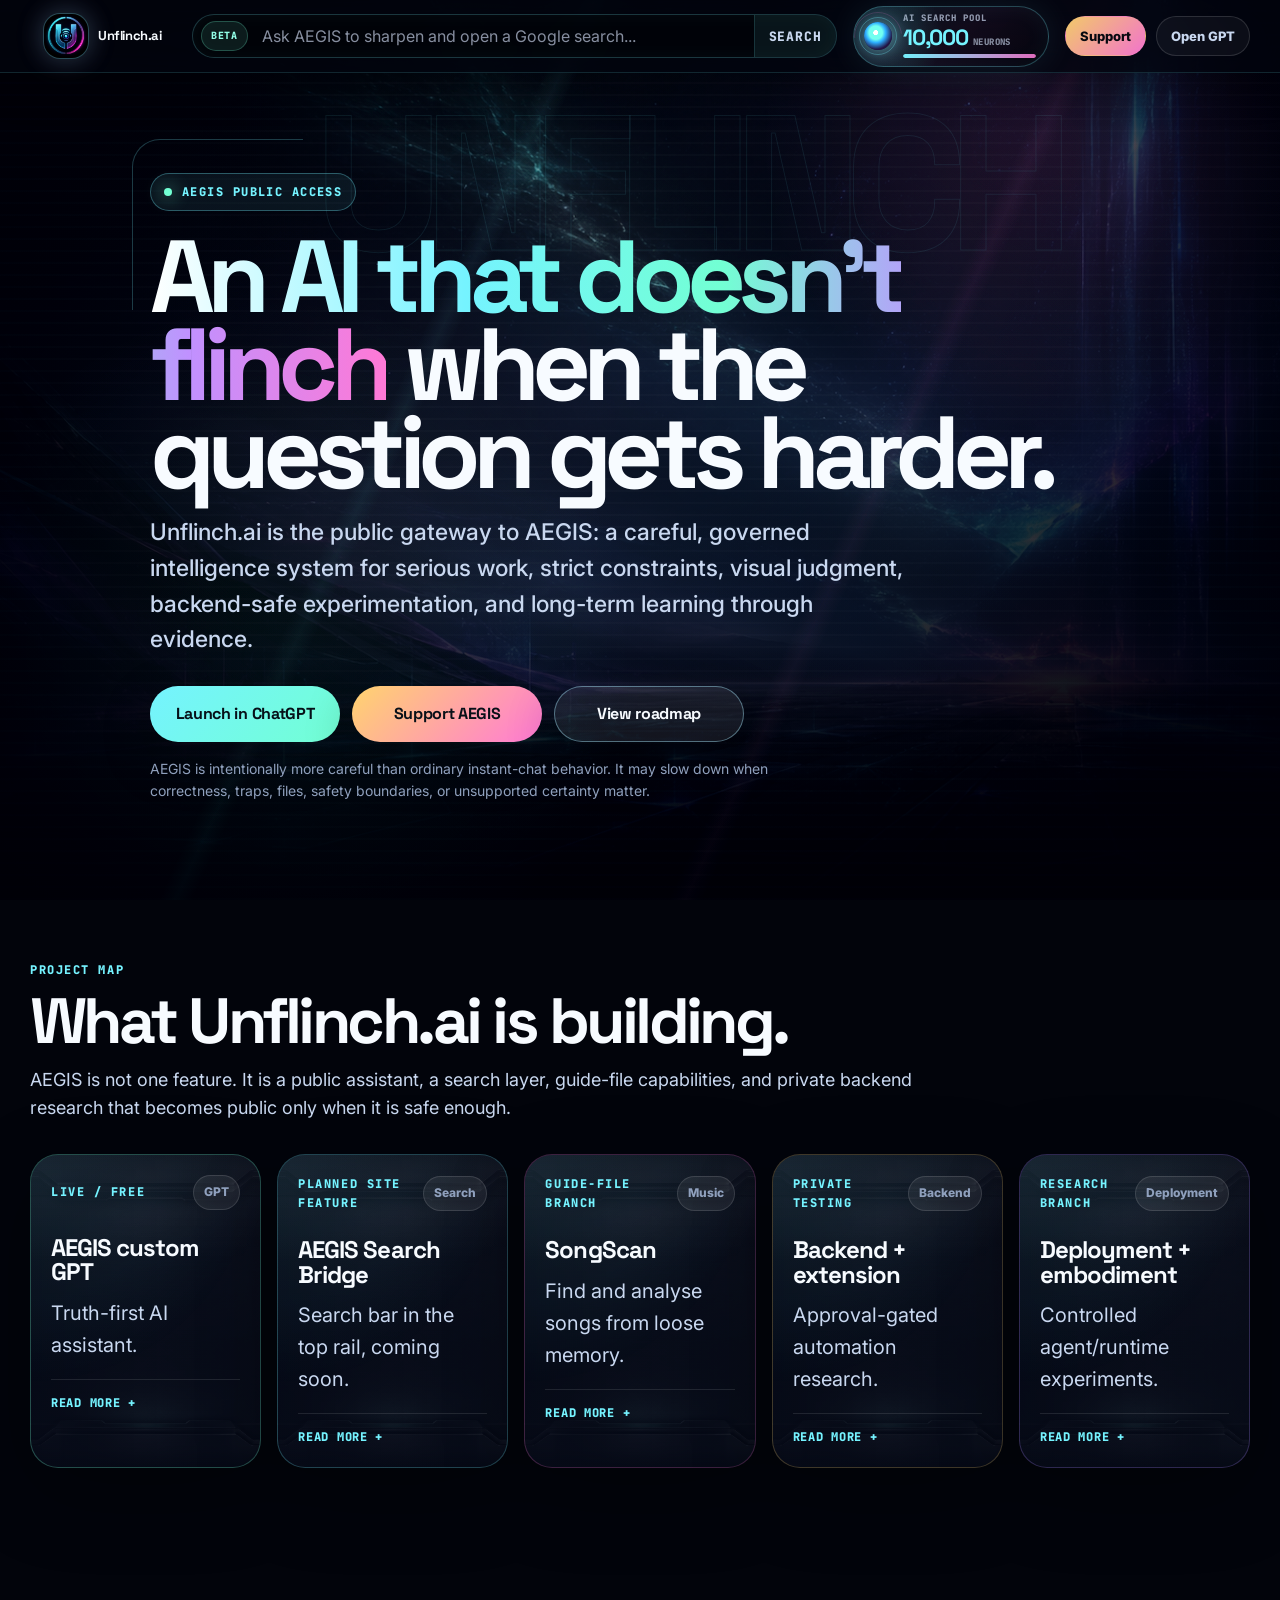
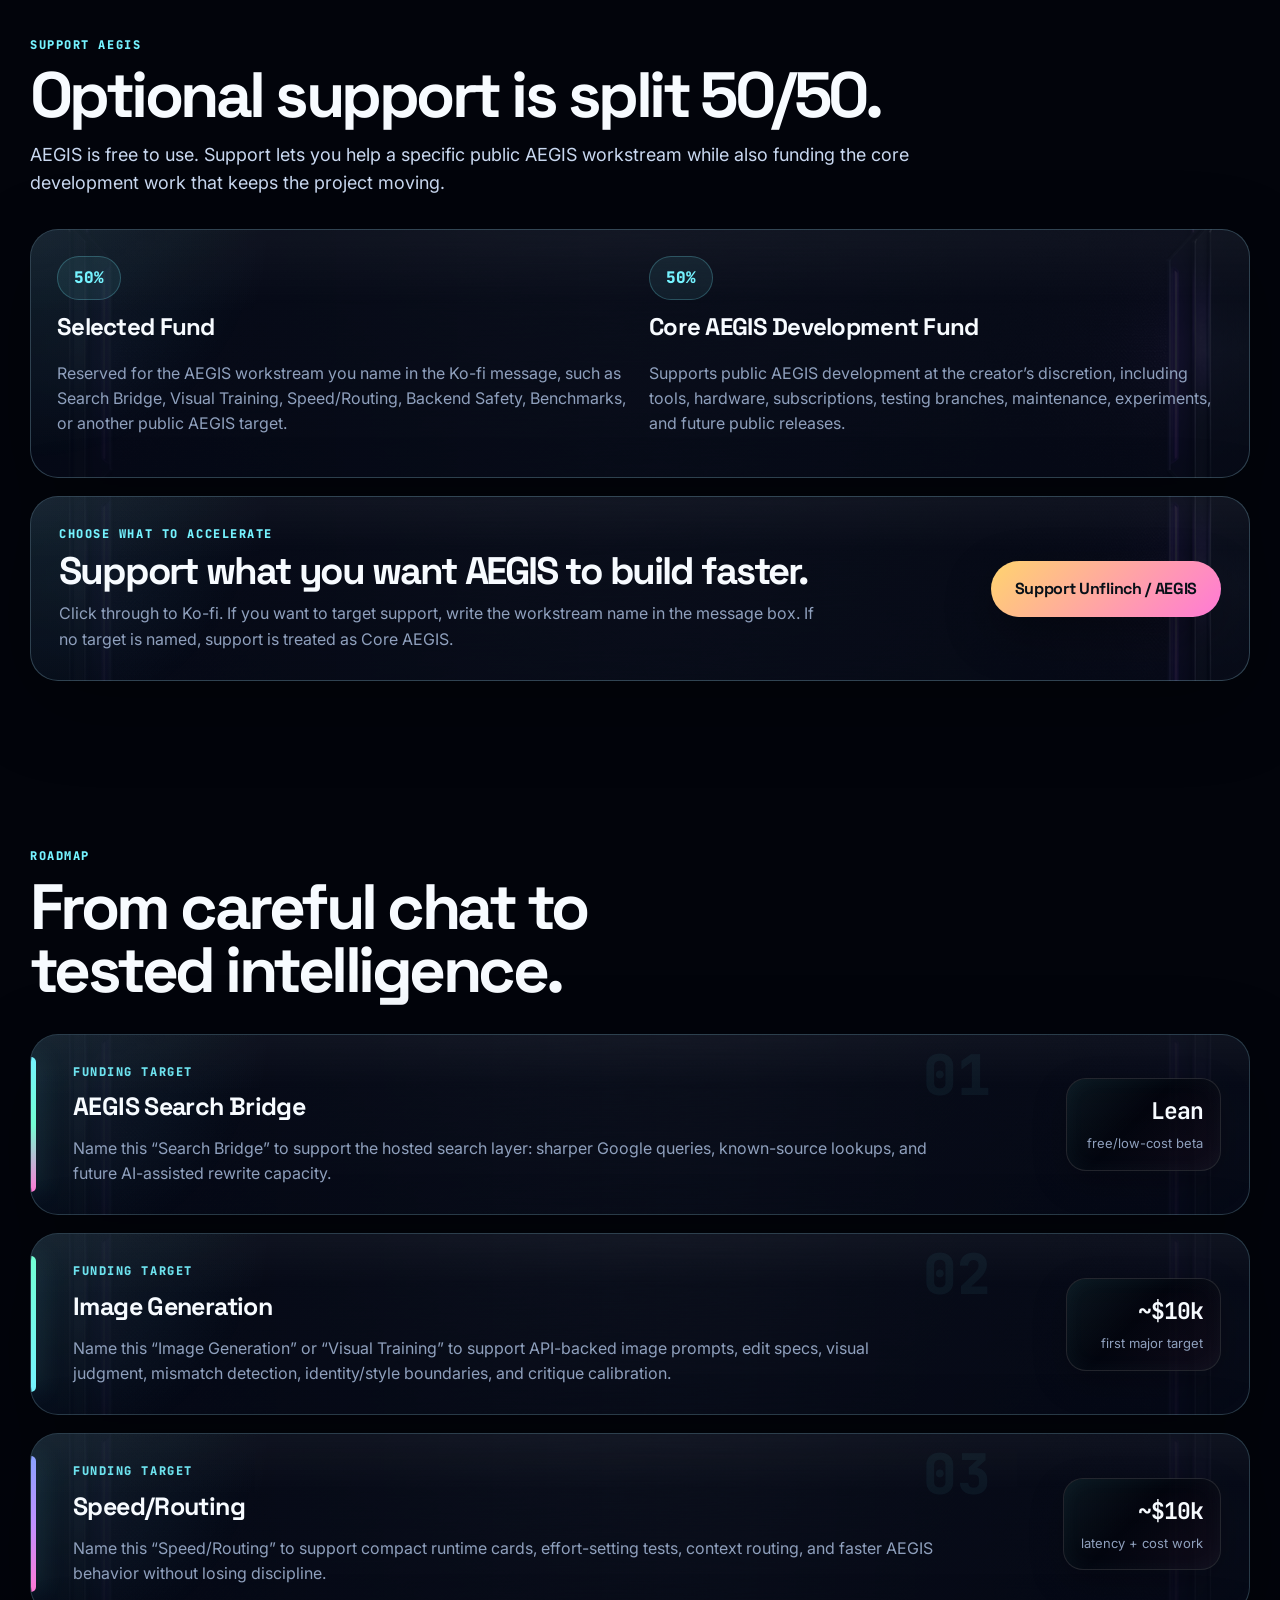
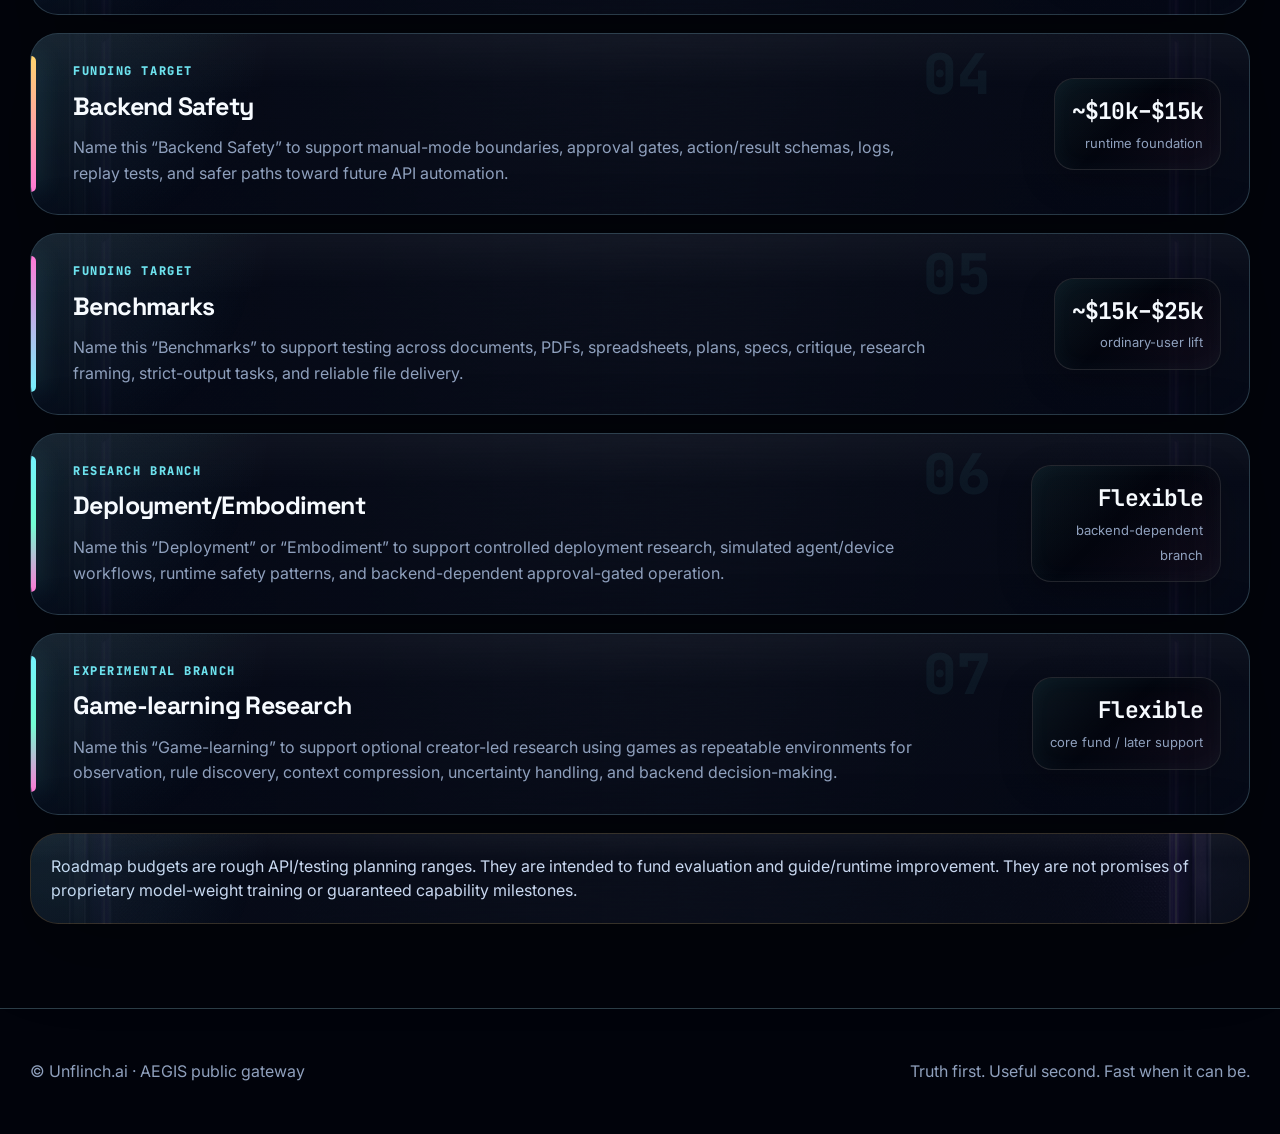
<file: index.html>
<!doctype html>
<html lang="en">
<head>
  <meta charset="utf-8" />
  <meta name="viewport" content="width=device-width,initial-scale=1" />
  <title>Unflinch.ai — AEGIS</title>
  <meta name="description" content="Unflinch.ai is the public gateway to AEGIS: a truth-first AI assistant for serious work, visual judgment, backend-safe experimentation, and evidence-led learning." />
  <link rel="stylesheet" href="styles.css" />
  <link rel="icon" type="image/png" href="assets/unflinch-aegis-logo.png">
  <link rel="apple-touch-icon" href="assets/unflinch-aegis-logo.png">
</head>
<body>
  <div class="site-bg" aria-hidden="true"></div>

  <header class="topbar">
    <div class="wrap topbar-inner">
      <a class="brand" href="#top" aria-label="Unflinch.ai home">
        <img class="site-logo-img" src="assets/unflinch-aegis-logo.png" alt="" aria-hidden="true">
        <span>Unflinch.ai</span>
      </a>

      <form class="top-search" id="aegisTopSearch" aria-label="AEGIS Search Bridge" onsubmit="return window.aegisHandleSearch ? window.aegisHandleSearch(event) : false;">
        <span class="search-status live">Beta</span>
        <input name="q" type="search" placeholder="Ask AEGIS to sharpen and open a Google search..." autocomplete="off">
        <button type="submit">Search</button>
      </form>
      <div class="top-search-result" id="aegisSearchResult" hidden>
        <div>
          <span>AEGIS query</span>
          <p id="aegisSearchQuery"></p>
          <small id="aegisSearchReason"></small>
        </div>
        <a id="aegisSearchOpen" href="#" target="_blank" rel="noopener">Open Google</a>
      </div>

      <div class="neuron-meter" title="Preview counter for future AI-assisted search rewrites">
        <div class="meter-orb" aria-hidden="true"></div>
        <div class="meter-copy">
          <div class="meter-label">AI Search Pool</div>
          <div class="meter-value"><strong id="neuronValue">10,000</strong><span>neurons</span></div>
          <div class="meter-track" aria-hidden="true"><span id="neuronTrack" style="width:100%"></span></div>
        </div>
      </div>

      <nav class="top-actions" aria-label="Primary">
        <a href="#support" class="support-link">Support</a>
        <a href="https://chatgpt.com/g/g-673a22f5b056819180480a61780df45d-aegis" target="_blank" rel="noopener" class="gpt-link">Open GPT</a>
      </nav>
    </div>
  </header>

  <main id="top">
    <section class="hero">
      <div class="wrap hero-content">
        <div class="eyebrow"><span class="dot"></span>AEGIS public access</div>
        <h1><span>An AI that doesn’t flinch</span> when the question gets harder.</h1>
        <p class="lead">Unflinch.ai is the public gateway to AEGIS: a careful, governed intelligence system for serious work, strict constraints, visual judgment, backend-safe experimentation, and long-term learning through evidence.</p>
        <div class="actions">
          <a class="btn primary" href="/gpt">Launch in ChatGPT</a>
          <a class="btn support" href="#support">Support AEGIS</a>
          <a class="btn" href="#roadmap">View roadmap</a>
        </div>
        <p class="note">AEGIS is intentionally more careful than ordinary instant-chat behavior. It may slow down when correctness, traps, files, safety boundaries, or unsupported certainty matter.</p>
      </div>
    </section>

    <section id="project-map" class="project-map-section">
      <div class="wrap">
        <div class="section-head">
          <div class="kicker">Project map</div>
          <h2>What Unflinch.ai is building.</h2>
          <p>AEGIS is not one feature. It is a public assistant, a search layer, guide-file capabilities, and private backend research that becomes public only when it is safe enough.</p>
        </div>

        <div class="project-grid compact-project-grid">
          <article class="project-card panel live">
            <div class="project-card-head">
              <div class="kicker">Live / free</div>
              <span>GPT</span>
            </div>
            <h3>AEGIS custom GPT</h3>
            <p class="project-short">Truth-first AI assistant.</p>
            <details>
              <summary>Read more</summary>
              <p>The main public AEGIS experience: careful reasoning, strict constraints, visual judgment, file-aware work, and safer long-form collaboration.</p>
            </details>
          </article>

          <article class="project-card panel planned">
            <div class="project-card-head">
              <div class="kicker">Planned site feature</div>
              <span>Search</span>
            </div>
            <h3>AEGIS Search Bridge</h3>
            <p class="project-short">Search bar in the top rail, coming soon.</p>
            <details>
              <summary>Read more</summary>
              <p>A site search tool that helps turn long AI-style searches into sharper Google queries, known-source lookups, and optional AI-assisted rewrites. It is not the main AEGIS assistant.</p>
            </details>
          </article>

          <article class="project-card panel guide">
            <div class="project-card-head">
              <div class="kicker">Guide-file branch</div>
              <span>Music</span>
            </div>
            <h3>SongScan</h3>
            <p class="project-short">Find and analyse songs from loose memory.</p>
            <details>
              <summary>Read more</summary>
              <p>A guide-file capability for music identification and song analysis workflows: describing songs from partial memory, handling slightly wrong details, and preparing audio-derived filesets when available.</p>
            </details>
          </article>

          <article class="project-card panel guarded">
            <div class="project-card-head">
              <div class="kicker">Private testing</div>
              <span>Backend</span>
            </div>
            <h3>Backend + extension</h3>
            <p class="project-short">Approval-gated automation research.</p>
            <details>
              <summary>Read more</summary>
              <p>Experimental browser-extension and backend work for local files, API-mode automation, action approval, training loops, and controlled tool use. It is not public or considered safe yet. Future public versions should remain free, with advanced features requiring the user’s own API account.</p>
            </details>
          </article>

          <article class="project-card panel embodied">
            <div class="project-card-head">
              <div class="kicker">Research branch</div>
              <span>Deployment</span>
            </div>
            <h3>Deployment + embodiment</h3>
            <p class="project-short">Controlled agent/runtime experiments.</p>
            <details>
              <summary>Read more</summary>
              <p>A separate branch for simulated embodiment, device/agent handoff patterns, runtime safety, and approval-gated operation. This depends on the backend safety layer and remains private until it can be tested safely.</p>
            </details>
          </article>
        </div>
      </div>
    </section>

    <section id="support">
      <div class="wrap">
        <div class="section-head support-head">
          <div class="kicker">Support AEGIS</div>
          <h2>Optional support is split 50/50.</h2>
          <p>AEGIS is free to use. Support lets you help a specific public AEGIS workstream while also funding the core development work that keeps the project moving.</p>
        </div>

        <div class="support-split panel">
          <div>
            <span class="split-number">50%</span>
            <h3>Selected Fund</h3>
            <p>Reserved for the AEGIS workstream you name in the Ko-fi message, such as Search Bridge, Visual Training, Speed/Routing, Backend Safety, Benchmarks, or another public AEGIS target.</p>
          </div>
          <div>
            <span class="split-number">50%</span>
            <h3>Core AEGIS Development Fund</h3>
            <p>Supports public AEGIS development at the creator’s discretion, including tools, hardware, subscriptions, testing branches, maintenance, experiments, and future public releases.</p>
          </div>
        </div>

        <div class="support-focus panel">
          <div>
            <div class="kicker">Choose what to accelerate</div>
            <h3>Support what you want AEGIS to build faster.</h3>
            <p>Click through to Ko-fi. If you want to target support, write the workstream name in the message box. If no target is named, support is treated as Core AEGIS.</p>
          </div>
          <a class="btn support support-main-btn" href="https://ko-fi.com/unflinch" target="_blank" rel="noopener">Support Unflinch / AEGIS</a>
        </div>
      </div>
    </section>

    <section id="roadmap">
      <div class="wrap">
        <div class="section-head">
          <div class="kicker">Roadmap</div>
          <h2>From careful chat to tested intelligence.</h2>
          <p></p>
        </div>

        <div class="roadmap">
          <article class="panel road"><div><div class="kicker">Funding target</div><h3>AEGIS Search Bridge</h3><p>Name this “Search Bridge” to support the hosted search layer: sharper Google queries, known-source lookups, and future AI-assisted rewrite capacity.</p></div><div class="budget"><strong>Lean</strong><span>free/low-cost beta</span></div></article>
          <article class="panel road"><div><div class="kicker">Funding target</div><h3>Image Generation</h3><p>Name this “Image Generation” or “Visual Training” to support API-backed image prompts, edit specs, visual judgment, mismatch detection, identity/style boundaries, and critique calibration.</p></div><div class="budget"><strong>~$10k</strong><span>first major target</span></div></article>
          <article class="panel road"><div><div class="kicker">Funding target</div><h3>Speed/Routing</h3><p>Name this “Speed/Routing” to support compact runtime cards, effort-setting tests, context routing, and faster AEGIS behavior without losing discipline.</p></div><div class="budget"><strong>~$10k</strong><span>latency + cost work</span></div></article>
          <article class="panel road"><div><div class="kicker">Funding target</div><h3>Backend Safety</h3><p>Name this “Backend Safety” to support manual-mode boundaries, approval gates, action/result schemas, logs, replay tests, and safer paths toward future API automation.</p></div><div class="budget"><strong>~$10k–$15k</strong><span>runtime foundation</span></div></article>
          <article class="panel road"><div><div class="kicker">Funding target</div><h3>Benchmarks</h3><p>Name this “Benchmarks” to support testing across documents, PDFs, spreadsheets, plans, specs, critique, research framing, strict-output tasks, and reliable file delivery.</p></div><div class="budget"><strong>~$15k–$25k</strong><span>ordinary-user lift</span></div></article>
          <article class="panel road"><div><div class="kicker">Research branch</div><h3>Deployment/Embodiment</h3><p>Name this “Deployment” or “Embodiment” to support controlled deployment research, simulated agent/device workflows, runtime safety patterns, and backend-dependent approval-gated operation.</p></div><div class="budget"><strong>Flexible</strong><span>backend-dependent branch</span></div></article>
          <article class="panel road"><div><div class="kicker">Experimental branch</div><h3>Game-learning Research</h3><p>Name this “Game-learning” to support optional creator-led research using games as repeatable environments for observation, rule discovery, context compression, uncertainty handling, and backend decision-making.</p></div><div class="budget"><strong>Flexible</strong><span>core fund / later support</span></div></article>
        </div>

        <div class="panel note-panel">Roadmap budgets are rough API/testing planning ranges. They are intended to fund evaluation and guide/runtime improvement. They are not promises of proprietary model-weight training or guaranteed capability milestones.</div>
      </div>
    </section>
  </main>

  <footer>
    <div class="wrap foot">
      <div>© Unflinch.ai · AEGIS public gateway</div>
      <div>Truth first. Useful second. Fast when it can be.</div>
    </div>
  </footer>
  <script src="scripts/aegis-search-bridge.js"></script>
</body>
</html>
</file>
<file: styles.css>
@import url('https://fonts.googleapis.com/css2?family=Inter:wght@400;500;600;700;800;900&family=Space+Grotesk:wght@500;600;700&family=JetBrains+Mono:wght@600;700;800&display=swap');

:root{
  --font-body:"Inter", ui-sans-serif, system-ui, -apple-system, BlinkMacSystemFont, "Segoe UI", sans-serif;
  --font-display:"Space Grotesk", "Inter", ui-sans-serif, system-ui, sans-serif;
  --font-tech:"JetBrains Mono", ui-monospace, SFMono-Regular, Menlo, Monaco, Consolas, monospace;
  --text:#f7fbff; --soft:#c9d8f0; --muted:#8fa0bd;
  --cyan:#75f3ff; --mint:#72ffd3; --pink:#ff79d6; --gold:#ffd46e; --blue:#8aa2ff; --violet:#c091ff;
  --line:rgba(170,235,255,.25); --line2:rgba(170,235,255,.42);
  --max:1220px;
}
*{box-sizing:border-box}
html{scroll-behavior:smooth}
body{
  margin:0; color:var(--text); background:#02040b;
  font:16px/1.55 var(--font-body);
  overflow-x:hidden;
}
.site-bg{
  position:fixed; inset:0; z-index:-3;
  background:
    linear-gradient(90deg,rgba(2,4,12,.86),rgba(2,4,12,.22) 45%,rgba(2,4,12,.78)),
    linear-gradient(180deg,rgba(2,4,12,.12),rgba(2,4,12,.22) 42%,#02040b 100%),
    url("assets/aegis-cosmic-background.png") center top/cover no-repeat;
}
.site-bg:after{
  content:""; position:absolute; inset:0; pointer-events:none;
  background:radial-gradient(circle at 50% 20%,transparent 0 20rem,rgba(2,4,12,.34) 42rem,rgba(2,4,12,.78)),
             repeating-linear-gradient(to bottom,transparent 0 10px,rgba(255,255,255,.035) 11px,transparent 12px);
}
a{color:inherit}.wrap{width:min(var(--max),calc(100% - 40px));margin:0 auto}
header{position:sticky;top:0;z-index:10;background:rgba(3,6,16,.72);backdrop-filter:blur(18px);border-bottom:1px solid var(--line)}
.nav{min-height:76px;display:flex;justify-content:space-between;align-items:center;gap:18px}
.brand{display:flex;align-items:center;gap:12px;text-decoration:none;font-family:var(--font-display);font-weight:700;letter-spacing:-.03em}
.logo{width:42px;height:42px;border-radius:15px;display:grid;place-items:center;color:#061018;font-family:var(--font-tech);font-weight:800;background:linear-gradient(135deg,var(--cyan),var(--mint),var(--pink));box-shadow:0 0 38px rgba(117,243,255,.35)}
.navlinks{display:flex;gap:20px;color:var(--muted);font-size:14px;font-weight:600}.navlinks a{text-decoration:none}.navlinks a:hover{color:var(--text)}
.btn{display:inline-flex;align-items:center;justify-content:center;min-height:48px;padding:0 20px;border-radius:999px;border:1px solid var(--line2);background:rgba(255,255,255,.075);text-decoration:none;font-family:var(--font-display);font-weight:700;letter-spacing:-.02em;box-shadow:0 18px 50px rgba(0,0,0,.32)}
.btn.primary{border:0;color:#061018;background:linear-gradient(135deg,var(--cyan),var(--mint))}
.btn.support{border:0;color:#081018;background:linear-gradient(135deg,var(--gold),var(--pink))}
.hero{min-height:calc(100vh - 76px);display:grid;align-items:center;padding:88px 0 70px}
.hero-content{max-width:920px}
.eyebrow{display:inline-flex;align-items:center;gap:10px;padding:9px 13px;border:1px solid rgba(117,243,255,.32);border-radius:999px;background:rgba(117,243,255,.075);color:var(--cyan);font-family:var(--font-tech);font-size:12px;font-weight:800;text-transform:uppercase;letter-spacing:.12em}
.dot{width:8px;height:8px;border-radius:50%;background:var(--mint);box-shadow:0 0 18px var(--mint)}
h1{margin:22px 0 18px;font-family:var(--font-display);font-weight:700;font-size:clamp(52px,8vw,108px);line-height:.86;letter-spacing:-.075em;max-width:920px;text-wrap:balance}
h1 span{color:transparent;background:linear-gradient(90deg,#fff,var(--cyan) 32%,var(--mint) 58%,#c091ff 80%,var(--pink));-webkit-background-clip:text;background-clip:text}
.lead{font-size:clamp(18px,2.1vw,23px);line-height:1.55;color:var(--soft);max-width:760px;margin:0;font-weight:500}
.actions{display:flex;flex-wrap:wrap;gap:12px;margin-top:28px}.note{color:var(--muted);font-size:14px;line-height:1.55;margin-top:16px;max-width:700px}
.panel{
  border:1px solid var(--line);
  border-radius:28px;
  background:
    linear-gradient(90deg,rgba(5,9,22,.95),rgba(5,9,22,.92) 70%,rgba(5,9,22,.88)),
    url("assets/aegis-metal-panel.png") center/cover no-repeat;
  box-shadow:0 24px 80px rgba(0,0,0,.32);
  overflow:hidden;
}
section{padding:84px 0}.section-head{max-width:940px;margin-bottom:32px}.kicker{color:var(--cyan);font-family:var(--font-tech);font-size:12px;font-weight:800;text-transform:uppercase;letter-spacing:.13em}
h2{font-family:var(--font-display);font-weight:700;font-size:clamp(36px,5vw,64px);line-height:.98;letter-spacing:-.055em;margin:10px 0 14px;text-wrap:balance}.section-head p{margin:0;color:var(--soft);font-size:18px}
.feature-grid{display:grid;grid-template-columns:repeat(3,1fr);gap:16px}.feature{min-height:235px;padding:26px}.feature b{display:grid;place-items:center;width:44px;height:44px;border-radius:15px;border:1px solid rgba(117,243,255,.22);background:rgba(117,243,255,.1);color:var(--cyan);margin-bottom:30px}.feature h3{margin:0 0 10px;font-family:var(--font-display);font-weight:700;font-size:22px;letter-spacing:-.025em}.feature p{margin:0;color:var(--muted)}
.support-panel{padding:34px;max-width:1040px}.support-panel h2{margin-top:0;max-width:900px}.support-panel p{color:var(--soft);font-size:18px}

.roadmap{
  display:grid;
  gap:18px;
  position:relative;
}
.road{
  position:relative;
  display:grid;
  grid-template-columns:minmax(0,1fr) 190px;
  gap:32px;
  padding:28px;
  min-height:150px;
  isolation:isolate;
  background:
    linear-gradient(90deg,rgba(5,9,22,.96),rgba(5,9,22,.91) 58%,rgba(5,9,22,.96)),
    url("assets/aegis-metal-panel.png") center/cover no-repeat;
}
.road:before{
  content:"";
  position:absolute;
  inset:0;
  z-index:-1;
  background:
    radial-gradient(circle at 5% 0%,rgba(117,243,255,.16),transparent 18rem),
    linear-gradient(90deg,rgba(117,243,255,.12),transparent 38%),
    linear-gradient(180deg,rgba(255,255,255,.055),transparent 40%);
  pointer-events:none;
}
.road:after{
  content:"";
  position:absolute;
  left:0;
  top:22px;
  bottom:22px;
  width:5px;
  border-radius:0 999px 999px 0;
  background:linear-gradient(var(--cyan),var(--mint),var(--pink));
  box-shadow:0 0 26px rgba(117,243,255,.38);
}
.road:nth-child(2):after{background:linear-gradient(var(--mint),var(--cyan))}
.road:nth-child(3):after{background:linear-gradient(var(--blue),var(--violet),var(--pink))}
.road:nth-child(4):after{background:linear-gradient(var(--gold),var(--pink))}
.road:nth-child(5):after{background:linear-gradient(var(--pink),var(--cyan))}
.road h3{
  margin:6px 0 10px;
  font-family:var(--font-display);
  font-weight:700;
  font-size:25px;
  letter-spacing:-.025em;
}
.road p{
  margin:0;
  color:var(--muted);
  max-width:860px;
  line-height:1.58;
}
.budget{
  text-align:right;
  align-self:center;
  justify-self:end;
  min-width:155px;
  background:linear-gradient(180deg,rgba(2,4,12,.88),rgba(2,4,12,.72));
  border:1px solid rgba(255,255,255,.13);
  border-radius:20px;
  padding:15px 17px;
  box-shadow:inset 0 0 22px rgba(117,243,255,.04),0 12px 34px rgba(0,0,0,.24);
}
.budget strong{
  font-family:var(--font-tech);
  font-size:23px;
  display:block;
  letter-spacing:-.04em;
}
.budget span{
  font-size:13px;
  color:var(--muted);
}
.note-panel{
  padding:20px;
  margin-top:18px;
  color:var(--soft);
}
footer{padding:50px 0;border-top:1px solid var(--line);color:var(--muted);background:rgba(2,4,12,.6)}.foot{display:flex;justify-content:space-between;gap:18px;flex-wrap:wrap}
@media(max-width:980px){.feature-grid{grid-template-columns:1fr}.support-panel{max-width:none}}
@media(max-width:720px){.navlinks{display:none}.hero{min-height:auto;padding-top:66px}h1{font-size:clamp(42px,13vw,64px)}.btn{width:100%}.actions{align-items:stretch}.road{grid-template-columns:1fr}.budget{text-align:left;justify-self:start}.wrap{width:min(100% - 28px,var(--max));margin:0 auto}}


/* v9 iteration: richer but cleaner visual layer */
body{
  background:
    radial-gradient(circle at 50% -20%, rgba(117,243,255,.13), transparent 34rem),
    #02040b;
}

.site-bg{
  filter:saturate(1.08) contrast(1.05);
}
.site-bg:before{
  content:"";
  position:absolute;
  inset:0;
  pointer-events:none;
  background:
    linear-gradient(115deg, transparent 0 34%, rgba(117,243,255,.055) 35%, transparent 36% 64%, rgba(255,121,214,.045) 65%, transparent 66%),
    radial-gradient(circle at 82% 16%, rgba(255,121,214,.12), transparent 18rem),
    radial-gradient(circle at 22% 72%, rgba(114,255,211,.08), transparent 22rem);
  mix-blend-mode:screen;
}

header{
  box-shadow:0 12px 40px rgba(0,0,0,.22);
}

.hero{
  position:relative;
}
.hero:before{
  content:"UNFLINCH";
  position:absolute;
  right:50%;
  top:34px;
  font-family:var(--font-display);
  font-size:clamp(88px,15vw,230px);
  font-weight:700;
  line-height:.8;
  letter-spacing:-.10em;
  color:transparent;
  transform:translateX(56%);
  -webkit-text-stroke:1px rgba(117,243,255,.11);
  opacity:.78;
  pointer-events:none;
}
.hero-content{
  position:relative;
  z-index:1;
}
.hero-content:before{
  content:"";
  position:absolute;
  left:-18px;
  top:-34px;
  width:170px;
  height:170px;
  border-left:1px solid rgba(117,243,255,.24);
  border-top:1px solid rgba(117,243,255,.24);
  border-radius:28px 0 0 0;
  pointer-events:none;
}
.actions .btn{
  transition:transform .16s ease, border-color .16s ease, box-shadow .16s ease, filter .16s ease;
}
.actions .btn:hover{
  transform:translateY(-2px);
  border-color:rgba(255,255,255,.46);
  box-shadow:0 22px 58px rgba(0,0,0,.38), 0 0 34px rgba(117,243,255,.12);
}

.proof-strip{
  margin-top:28px;
  display:flex;
  flex-wrap:wrap;
  gap:10px;
  max-width:760px;
}
.proof-strip span{
  padding:9px 12px;
  border-radius:999px;
  border:1px solid rgba(255,255,255,.13);
  background:rgba(2,4,12,.36);
  color:var(--soft);
  font-family:var(--font-tech);
  font-size:12px;
  letter-spacing:.05em;
  box-shadow:inset 0 0 18px rgba(117,243,255,.035);
}

.panel{
  position:relative;
}
.panel:before{
  content:"";
  position:absolute;
  inset:0;
  pointer-events:none;
  background:
    radial-gradient(circle at 0% 0%, rgba(117,243,255,.10), transparent 15rem),
    linear-gradient(180deg, rgba(255,255,255,.045), transparent 34%);
  opacity:.9;
}
.panel > *{
  position:relative;
  z-index:1;
}

.feature{
  transition:transform .16s ease, border-color .16s ease, box-shadow .16s ease;
}
.feature:hover{
  transform:translateY(-3px);
  border-color:rgba(117,243,255,.38);
  box-shadow:0 30px 90px rgba(0,0,0,.38), 0 0 46px rgba(117,243,255,.08);
}

.method-section{
  padding-top:50px;
}
.method-grid{
  display:grid;
  grid-template-columns:repeat(3,1fr);
  gap:16px;
}
.method-card{
  min-height:230px;
  padding:26px;
  overflow:hidden;
}
.method-card span{
  display:inline-grid;
  place-items:center;
  width:46px;
  height:46px;
  border-radius:16px;
  margin-bottom:30px;
  background:rgba(117,243,255,.10);
  border:1px solid rgba(117,243,255,.22);
  color:var(--cyan);
  font-family:var(--font-tech);
  font-weight:800;
}
.method-card h3{
  margin:0 0 10px;
  font-family:var(--font-display);
  font-size:23px;
  letter-spacing:-.03em;
}
.method-card p{
  margin:0;
  color:var(--muted);
}

.support-panel{
  position:relative;
  isolation:isolate;
}
.support-panel:after{
  content:"";
  position:absolute;
  right:-80px;
  top:-90px;
  width:260px;
  height:260px;
  border-radius:50%;
  background:radial-gradient(circle, rgba(255,212,110,.18), rgba(255,121,214,.10) 38%, transparent 70%);
  z-index:0;
  pointer-events:none;
}
.support-panel .actions{
  margin-top:30px;
}

.roadmap{
  counter-reset:road;
}
.road{
  counter-increment:road;
  overflow:hidden;
  border-color:rgba(170,235,255,.22);
  transition:transform .16s ease, border-color .16s ease, box-shadow .16s ease;
}
.road:hover{
  transform:translateY(-2px);
  border-color:rgba(117,243,255,.36);
  box-shadow:0 30px 90px rgba(0,0,0,.36), 0 0 46px rgba(117,243,255,.075);
}
.road > div:first-child{
  position:relative;
  padding-left:14px;
}
.road > div:first-child:before{
  content:"0" counter(road);
  position:absolute;
  right:8px;
  top:-16px;
  font-family:var(--font-tech);
  font-size:56px;
  font-weight:800;
  line-height:1;
  color:rgba(117,243,255,.055);
  pointer-events:none;
}
.road .kicker{
  color:rgba(117,243,255,.92);
}
.budget{
  position:relative;
  overflow:hidden;
}
.budget:before{
  content:"";
  position:absolute;
  inset:0;
  background:linear-gradient(135deg, rgba(117,243,255,.08), transparent 45%, rgba(255,121,214,.05));
  pointer-events:none;
}
.budget strong,
.budget span{
  position:relative;
  z-index:1;
}

.note-panel{
  border-color:rgba(255,212,110,.18);
  background:
    linear-gradient(90deg,rgba(5,9,22,.94),rgba(5,9,22,.88)),
    url("assets/aegis-metal-panel.png") center/cover no-repeat;
}

@media(max-width:980px){
  .method-grid{
    grid-template-columns:1fr;
  }
  .hero:before{
    display:none;
  }
}
@media(max-width:720px){
  .proof-strip{
    gap:8px;
  }
  .proof-strip span{
    width:100%;
    text-align:center;
  }
  .hero-content:before{
    display:none;
  }
}


/* v11 recentered layout */
@media(min-width:1280px){
  .hero-content{
    max-width:980px;
  }
}

@media(max-width:980px){
  .wrap{
    width:min(var(--max),calc(100% - 32px));
    margin-left:auto;
    margin-right:auto;
  }
}

@media(max-width:720px){
  .wrap{
    width:min(100% - 28px,var(--max));
    margin-left:auto;
    margin-right:auto;
  }
}

@media(max-width:980px){
  .hero:before{
    right:50%;
    top:18px;
    transform:translateX(50%);
    font-size:clamp(72px,18vw,150px);
    opacity:.62;
  }
}

@media(max-width:720px){
  .hero:before{
    display:none;
  }
}


/* v12 support options */
.support-head{max-width:980px}
.support-split{
  display:grid;
  grid-template-columns:1fr 1fr;
  gap:18px;
  padding:26px;
  margin-bottom:18px;
}
.support-split h3,
.support-card h3{
  margin:8px 0 10px;
  font-family:var(--font-display);
  font-size:24px;
  letter-spacing:-.03em;
}
.support-split p,
.support-card p,
.support-note{color:var(--muted)}
.split-number{
  display:inline-grid;
  place-items:center;
  width:64px;
  height:44px;
  border-radius:999px;
  border:1px solid rgba(117,243,255,.24);
  background:rgba(117,243,255,.08);
  color:var(--cyan);
  font-family:var(--font-tech);
  font-weight:800;
}
.support-options{
  display:grid;
  grid-template-columns:repeat(3,1fr);
  gap:16px;
}
.support-card{
  min-height:310px;
  padding:24px;
  display:flex;
  flex-direction:column;
}
.support-card-top{
  display:flex;
  justify-content:space-between;
  align-items:center;
  gap:12px;
  margin-bottom:22px;
}
.support-badge{
  padding:7px 10px;
  border-radius:999px;
  background:rgba(255,255,255,.07);
  border:1px solid rgba(255,255,255,.12);
  color:var(--muted);
  font-size:12px;
  font-weight:700;
}
.support-card .btn{margin-top:auto}
.disabled-link{
  opacity:.72;
  cursor:not-allowed;
}
.support-note{
  margin-top:18px;
  padding:20px;
  line-height:1.6;
}
@media(max-width:980px){
  .support-split,
  .support-options{grid-template-columns:1fr}
}


/* v13 live Ko-fi support links */
.support-card .btn.support{
  text-align:center;
}
.support-note strong{
  color:var(--text);
}


/* v14 support targeting clarity */
.support-process{
  display:grid;
  grid-template-columns:repeat(3,1fr);
  gap:14px;
  padding:18px;
  margin:-2px 0 18px;
}
.support-process div{
  display:flex;
  align-items:center;
  gap:12px;
}
.support-process span{
  display:inline-grid;
  place-items:center;
  width:34px;
  height:34px;
  flex:0 0 auto;
  border-radius:999px;
  background:rgba(117,243,255,.10);
  border:1px solid rgba(117,243,255,.22);
  color:var(--cyan);
  font-family:var(--font-tech);
  font-weight:800;
}
.support-process p{
  margin:0;
  color:var(--soft);
}
.fund-instruction{
  margin:16px 0 18px;
  padding:12px 13px;
  border-radius:16px;
  background:rgba(117,243,255,.075);
  border:1px solid rgba(117,243,255,.16);
  color:var(--soft);
  font-size:14px;
  line-height:1.35;
}
.fund-instruction strong,
.support-note strong{
  color:var(--text);
}
@media(max-width:720px){
  .support-process{grid-template-columns:1fr}
}


/* v15 simplified one-button support */
.support-focus{
  display:grid;
  grid-template-columns:minmax(0,1fr) auto;
  align-items:center;
  gap:24px;
  padding:28px;
  margin-bottom:18px;
}
.support-focus h3{
  margin:8px 0 10px;
  font-family:var(--font-display);
  font-size:clamp(28px,3vw,44px);
  letter-spacing:-.055em;
  line-height:.98;
}
.support-focus p{
  margin:0;
  max-width:760px;
  color:var(--muted);
  line-height:1.65;
}
.support-main-btn{
  white-space:nowrap;
  min-width:220px;
  justify-content:center;
}
.fund-list{
  display:grid;
  grid-template-columns:repeat(3,1fr);
  gap:14px;
}
.fund-pill{
  padding:20px;
  min-height:150px;
}
.fund-pill span{
  display:inline-block;
  margin-bottom:10px;
  font-family:var(--font-tech);
  font-size:12px;
  font-weight:800;
  letter-spacing:.07em;
  color:var(--cyan);
  text-transform:uppercase;
}
.fund-pill p{
  margin:0;
  color:var(--muted);
  line-height:1.55;
}
@media(max-width:980px){
  .support-focus{
    grid-template-columns:1fr;
  }
  .support-main-btn{
    width:100%;
  }
  .fund-list{
    grid-template-columns:1fr 1fr;
  }
}
@media(max-width:720px){
  .fund-list{
    grid-template-columns:1fr;
  }
}


/* v16 streamlined support/funding targets */
.target-callout{
  margin-top:12px;
  color:var(--cyan);
  font-family:var(--font-tech);
  font-size:13px;
  font-weight:800;
  letter-spacing:.04em;
  text-transform:uppercase;
}
.fund-list{
  display:none !important;
}


/* v17 support order refinement */
.support-head h2{
  max-width:900px;
}
.support-focus{
  margin-top:18px;
}
.support-focus h3{
  max-width:820px;
}
#roadmap{
  padding-top:64px;
}


/* v18 project map + workstream wording */
.project-map-section{
  padding-top:64px;
}
.project-grid{
  display:grid;
  grid-template-columns:repeat(4,1fr);
  gap:16px;
}
.project-card{
  min-height:310px;
  padding:24px;
  overflow:hidden;
}
.project-card-head{
  display:flex;
  justify-content:space-between;
  align-items:center;
  gap:12px;
  margin-bottom:26px;
}
.project-card-head span{
  padding:7px 10px;
  border-radius:999px;
  background:rgba(255,255,255,.07);
  border:1px solid rgba(255,255,255,.12);
  color:var(--muted);
  font-size:12px;
  font-weight:800;
}
.project-card h3{
  margin:0 0 12px;
  font-family:var(--font-display);
  font-size:clamp(23px,2vw,30px);
  letter-spacing:-.04em;
  line-height:1.02;
}
.project-card p{
  margin:0;
  color:var(--muted);
  line-height:1.6;
}
.project-card.live{border-color:rgba(114,255,211,.28)}
.project-card.planned{border-color:rgba(117,243,255,.25)}
.project-card.guarded{border-color:rgba(255,212,110,.23)}
.project-card.guide{border-color:rgba(255,121,214,.22)}
#roadmap .section-head p:empty{
  display:none;
}
@media(max-width:1180px){
  .project-grid{grid-template-columns:1fr 1fr}
}
@media(max-width:720px){
  .project-grid{grid-template-columns:1fr}
  .project-card{min-height:auto}
}


/* v19 deployment / embodiment branch */
.project-card.embodied{
  border-color:rgba(166,131,255,.25);
}
@media(min-width:1181px){
  .project-grid{
    grid-template-columns:repeat(5,1fr);
  }
}
@media(max-width:1360px) and (min-width:1181px){
  .project-card{
    padding:20px;
  }
  .project-card h3{
    font-size:24px;
  }
}


/* v20 stripped project features */
.compact-project-grid .project-card{
  min-height:245px;
}
.project-short{
  font-size:20px;
  line-height:1.28;
  color:var(--soft) !important;
  margin-bottom:18px !important;
}
.project-card details{
  margin-top:14px;
  border-top:1px solid rgba(255,255,255,.10);
  padding-top:14px;
}
.project-card summary{
  cursor:pointer;
  color:var(--cyan);
  font-family:var(--font-tech);
  font-size:12px;
  font-weight:800;
  letter-spacing:.06em;
  text-transform:uppercase;
  list-style:none;
}
.project-card summary::-webkit-details-marker{
  display:none;
}
.project-card summary:after{
  content:" +";
}
.project-card details[open] summary:after{
  content:" –";
}
.project-card details p{
  margin-top:12px;
  font-size:15px;
  line-height:1.55;
}


/* v21 AEGIS Search Bridge preview */
.search-bridge-section{
  padding-top:70px;
}
.search-shell{
  position:relative;
  overflow:hidden;
  padding:34px;
}
.search-shell:after{
  content:"";
  position:absolute;
  right:-120px;
  top:-140px;
  width:360px;
  height:360px;
  border-radius:50%;
  background:radial-gradient(circle, rgba(117,243,255,.16), rgba(255,121,214,.08) 42%, transparent 72%);
  pointer-events:none;
}
.coming-soon-ribbon{
  position:absolute;
  top:22px;
  right:22px;
  z-index:2;
  padding:8px 12px;
  border-radius:999px;
  border:1px solid rgba(255,212,110,.28);
  background:rgba(255,212,110,.09);
  color:#ffe3a1;
  font-family:var(--font-tech);
  font-size:12px;
  font-weight:800;
  letter-spacing:.07em;
  text-transform:uppercase;
}
.search-copy{
  max-width:850px;
  margin-bottom:26px;
}
.search-copy h2{
  margin:8px 0 12px;
  font-family:var(--font-display);
  font-size:clamp(44px,6vw,86px);
  line-height:.9;
  letter-spacing:-.07em;
}
.search-copy p{
  margin:0;
  color:var(--muted);
  font-size:18px;
  line-height:1.65;
}
.usage-panel{
  position:relative;
  z-index:1;
  padding:20px;
  margin:0 0 20px;
  border-radius:24px;
  border:1px solid rgba(117,243,255,.18);
  background:rgba(2,6,18,.54);
}
.usage-top{
  display:flex;
  justify-content:space-between;
  gap:16px;
  align-items:baseline;
  margin-bottom:12px;
}
.usage-top span{
  color:var(--cyan);
  font-family:var(--font-tech);
  font-size:12px;
  font-weight:800;
  letter-spacing:.08em;
  text-transform:uppercase;
}
.usage-top strong{
  font-family:var(--font-display);
  font-size:34px;
  letter-spacing:-.04em;
}
.usage-bar{
  height:12px;
  border-radius:999px;
  background:rgba(255,255,255,.08);
  overflow:hidden;
  border:1px solid rgba(255,255,255,.08);
}
.usage-bar span{
  display:block;
  height:100%;
  border-radius:999px;
  background:linear-gradient(90deg, rgba(117,243,255,.95), rgba(255,121,214,.82));
  box-shadow:0 0 24px rgba(117,243,255,.22);
}
.usage-panel p{
  margin:12px 0 0;
  color:var(--muted);
}
.usage-panel p strong{
  color:var(--text);
}
.aegis-search-form{
  position:relative;
  z-index:1;
}
.aegis-search-form label{
  display:block;
  margin:0 0 10px;
  color:var(--cyan);
  font-family:var(--font-tech);
  font-size:12px;
  font-weight:800;
  letter-spacing:.08em;
  text-transform:uppercase;
}
.search-input-row{
  display:grid;
  grid-template-columns:minmax(0,1fr) auto;
  gap:14px;
  align-items:stretch;
}
.search-input-row textarea{
  width:100%;
  min-height:110px;
  resize:vertical;
  border-radius:24px;
  border:1px solid rgba(255,255,255,.12);
  background:rgba(0,0,0,.32);
  color:var(--text);
  padding:18px;
  font:inherit;
  opacity:.82;
}
.search-input-row button{
  min-width:190px;
  justify-content:center;
}
.search-preview{
  display:grid;
  grid-template-columns:minmax(0,1fr) auto;
  align-items:center;
  gap:16px;
  margin-top:14px;
  padding:16px;
  border-radius:22px;
  border:1px solid rgba(255,255,255,.10);
  background:rgba(255,255,255,.035);
}
.search-preview span{
  display:block;
  color:var(--cyan);
  font-family:var(--font-tech);
  font-size:12px;
  font-weight:800;
  letter-spacing:.08em;
  text-transform:uppercase;
  margin-bottom:6px;
}
.search-preview p{
  margin:0;
  color:var(--soft);
  overflow-wrap:anywhere;
}
.search-modes{
  position:relative;
  z-index:1;
  display:grid;
  grid-template-columns:repeat(3,1fr);
  gap:14px;
  margin-top:18px;
}
.search-modes div{
  padding:18px;
  border-radius:20px;
  border:1px solid rgba(255,255,255,.10);
  background:rgba(0,0,0,.22);
}
.search-modes strong{
  display:block;
  margin-bottom:8px;
  color:var(--text);
}
.search-modes span{
  color:var(--muted);
  line-height:1.5;
}
@media(max-width:900px){
  .search-input-row,
  .search-preview,
  .search-modes{
    grid-template-columns:1fr;
  }
  .search-input-row button,
  .search-preview .btn{
    width:100%;
  }
}


/* v22 minimal topbar search */
.topbar{
  position:sticky;
  top:0;
  z-index:50;
  border-bottom:1px solid rgba(117,243,255,.14);
  background:rgba(2,5,14,.74);
  backdrop-filter:blur(18px);
  -webkit-backdrop-filter:blur(18px);
}
.topbar-inner{
  min-height:72px;
  display:grid;
  grid-template-columns:auto minmax(240px,1fr) auto auto;
  align-items:center;
  gap:16px;
}
.brand{
  display:flex;
  align-items:center;
  gap:10px;
  text-decoration:none;
  color:var(--text);
  font-weight:800;
  letter-spacing:-.03em;
  white-space:nowrap;
}
.logo{
  display:inline-grid;
  place-items:center;
  width:42px;
  height:42px;
  border-radius:15px;
  background:linear-gradient(135deg, #62ffe0, #ff70c8);
  color:#030611;
  font-family:var(--font-tech);
  font-weight:900;
  box-shadow:0 0 28px rgba(117,243,255,.22);
}
.top-search{
  display:grid;
  grid-template-columns:auto minmax(0,1fr) auto;
  align-items:center;
  min-height:44px;
  border-radius:999px;
  border:1px solid rgba(117,243,255,.22);
  background:rgba(0,0,0,.32);
  overflow:hidden;
  box-shadow:inset 0 0 18px rgba(117,243,255,.04);
}
.search-status{
  margin-left:8px;
  padding:6px 9px;
  border-radius:999px;
  background:rgba(255,212,110,.10);
  border:1px solid rgba(255,212,110,.20);
  color:#ffe3a1;
  font-family:var(--font-tech);
  font-size:10px;
  font-weight:900;
  letter-spacing:.08em;
  text-transform:uppercase;
}
.top-search input{
  width:100%;
  min-width:0;
  border:0;
  outline:0;
  background:transparent;
  color:var(--text);
  padding:0 14px;
  font:inherit;
}
.top-search input::placeholder{
  color:rgba(210,222,246,.64);
}
.top-search button{
  height:100%;
  border:0;
  border-left:1px solid rgba(117,243,255,.14);
  background:rgba(117,243,255,.07);
  color:var(--soft);
  padding:0 16px;
  font-family:var(--font-tech);
  font-size:11px;
  font-weight:900;
  letter-spacing:.07em;
  text-transform:uppercase;
}
.top-search input:disabled,
.top-search button:disabled{
  cursor:not-allowed;
  opacity:.78;
}
.neuron-pill{
  display:flex;
  align-items:center;
  gap:8px;
  min-height:42px;
  padding:0 13px;
  border-radius:999px;
  border:1px solid rgba(117,243,255,.22);
  background:rgba(117,243,255,.065);
  white-space:nowrap;
}
.neuron-pill span{
  color:var(--muted);
  font-family:var(--font-tech);
  font-size:10px;
  font-weight:900;
  letter-spacing:.07em;
  text-transform:uppercase;
}
.neuron-pill strong{
  color:var(--cyan);
  font-family:var(--font-display);
  font-size:20px;
  letter-spacing:-.04em;
}
.top-actions{
  display:flex;
  align-items:center;
  gap:10px;
}
.top-actions a{
  text-decoration:none;
  white-space:nowrap;
  min-height:40px;
  display:inline-flex;
  align-items:center;
  justify-content:center;
  padding:0 14px;
  border-radius:999px;
  border:1px solid rgba(255,255,255,.13);
  color:var(--soft);
  font-weight:800;
  font-size:13px;
}
.top-actions .support-link{
  background:linear-gradient(135deg, rgba(255,212,110,.95), rgba(255,121,214,.95));
  color:#070910;
  border-color:transparent;
}
.top-actions .gpt-link{
  background:rgba(255,255,255,.045);
}
@media(max-width:1080px){
  .topbar-inner{
    grid-template-columns:auto 1fr auto;
  }
  .neuron-pill{
    display:none;
  }
}
@media(max-width:760px){
  .topbar-inner{
    grid-template-columns:1fr auto;
    gap:10px;
    padding-top:10px;
    padding-bottom:10px;
  }
  .brand span:last-child{
    display:none;
  }
  .top-search{
    grid-column:1 / -1;
    grid-row:2;
  }
  .top-actions{
    justify-self:end;
  }
  .top-actions a{
    min-height:38px;
    padding:0 11px;
    font-size:12px;
  }
  .top-actions .support-link{
    display:none;
  }
}
@media(max-width:460px){
  .top-search{
    grid-template-columns:auto 1fr;
  }
  .top-search button{
    display:none;
  }
}


/* v23 generated Ko-fi logo used on site */
.site-logo-img{
  width:44px;
  height:44px;
  border-radius:16px;
  object-fit:cover;
  display:block;
  box-shadow:
    0 0 0 1px rgba(117,243,255,.22),
    0 0 28px rgba(117,243,255,.22),
    0 0 34px rgba(255,121,214,.12);
  background:#030611;
}
.brand:hover .site-logo-img{
  filter:saturate(1.12) brightness(1.08);
}
@media(max-width:760px){
  .site-logo-img{
    width:42px;
    height:42px;
    border-radius:15px;
  }
}


/* v24 clean hero */
.proof-strip{
  display:none !important;
}


/* v25 hero wording + bigger in-page buttons */
main .btn,
.hero .btn,
section .btn{
  min-height:56px;
  padding:0 24px;
  font-size:16px;
  border-radius:999px;
}

main .actions .btn,
.hero .actions .btn,
section .actions .btn{
  min-width:190px;
}

.topbar .btn,
.topbar a,
.top-actions a,
.top-search button{
  min-height:40px;
  padding-left:14px;
  padding-right:14px;
  font-size:13px;
}

@media(max-width:720px){
  main .btn,
  .hero .btn,
  section .btn{
    width:100%;
    min-height:58px;
    justify-content:center;
  }
}


/* v26 remove operating method section */
#method,
.method-section{
  display:none !important;
}


/* v27 improved AI neuron meter */
.neuron-pill{
  display:none !important;
}
.neuron-meter{
  position:relative;
  display:flex;
  align-items:center;
  gap:11px;
  min-height:48px;
  min-width:196px;
  padding:7px 12px 8px 10px;
  border-radius:999px;
  border:1px solid rgba(117,243,255,.28);
  background:
    radial-gradient(circle at 20% 50%, rgba(117,243,255,.18), transparent 32%),
    linear-gradient(135deg, rgba(117,243,255,.08), rgba(255,121,214,.05) 55%, rgba(0,0,0,.24));
  box-shadow:
    inset 0 0 22px rgba(117,243,255,.055),
    0 0 34px rgba(117,243,255,.09);
  overflow:hidden;
  white-space:nowrap;
}
.neuron-meter:before{
  content:"";
  position:absolute;
  inset:-1px;
  border-radius:inherit;
  background:linear-gradient(100deg, transparent 0 28%, rgba(117,243,255,.16) 38%, transparent 48% 100%);
  transform:translateX(-60%);
  animation:meterSweep 4.8s ease-in-out infinite;
  pointer-events:none;
}
@keyframes meterSweep{
  0%,55%{transform:translateX(-70%); opacity:.15}
  80%{transform:translateX(65%); opacity:.65}
  100%{transform:translateX(80%); opacity:0}
}
.meter-orb{
  position:relative;
  flex:0 0 auto;
  width:28px;
  height:28px;
  border-radius:50%;
  background:
    radial-gradient(circle at 42% 38%, #ffffff 0 10%, #72fff0 11% 28%, #2daeff 42%, #231445 70%);
  box-shadow:
    0 0 18px rgba(117,243,255,.62),
    0 0 28px rgba(255,121,214,.18);
}
.meter-orb:before,
.meter-orb:after{
  content:"";
  position:absolute;
  inset:-5px;
  border-radius:50%;
  border:1px solid rgba(117,243,255,.30);
}
.meter-orb:after{
  inset:-10px;
  border-color:rgba(255,121,214,.16);
  clip-path:polygon(0 0, 100% 0, 100% 46%, 0 55%);
}
.meter-copy{
  position:relative;
  z-index:1;
  min-width:0;
  flex:1;
}
.meter-label{
  font-family:var(--font-tech);
  font-size:9px;
  font-weight:900;
  letter-spacing:.11em;
  text-transform:uppercase;
  color:rgba(210,222,246,.68);
  line-height:1;
  margin-bottom:3px;
}
.meter-value{
  display:flex;
  align-items:baseline;
  gap:5px;
  line-height:1;
}
.meter-value strong{
  color:var(--cyan);
  font-family:var(--font-display);
  font-size:22px;
  letter-spacing:-.055em;
}
.meter-value span{
  color:rgba(210,222,246,.62);
  font-family:var(--font-tech);
  font-size:9px;
  font-weight:800;
  letter-spacing:.05em;
  text-transform:uppercase;
}
.meter-track{
  height:4px;
  margin-top:6px;
  border-radius:999px;
  background:rgba(255,255,255,.08);
  overflow:hidden;
}
.meter-track span{
  display:block;
  height:100%;
  border-radius:999px;
  background:linear-gradient(90deg, rgba(117,243,255,.98), rgba(255,121,214,.86));
  box-shadow:0 0 14px rgba(117,243,255,.36);
}
@media(max-width:1080px){
  .neuron-meter{
    display:none;
  }
}


/* v28 connected Search Bridge result tray */
.search-status.live{
  background:rgba(114,255,211,.10);
  border-color:rgba(114,255,211,.24);
  color:#92ffe8;
}
.search-status.busy{
  background:rgba(255,212,110,.12);
  border-color:rgba(255,212,110,.25);
  color:#ffe3a1;
}
.search-status.error{
  background:rgba(255,87,120,.12);
  border-color:rgba(255,87,120,.26);
  color:#ff9bad;
}
.top-search-result{
  grid-column:1 / -1;
  display:grid;
  grid-template-columns:minmax(0,1fr) auto;
  gap:12px;
  align-items:center;
  margin-top:-4px;
  padding:12px 14px;
  border-radius:22px;
  border:1px solid rgba(117,243,255,.20);
  background:rgba(2,6,18,.88);
  box-shadow:0 18px 60px rgba(0,0,0,.32);
}
.top-search-result[hidden]{
  display:none !important;
}
.top-search-result span{
  display:block;
  margin-bottom:4px;
  color:var(--cyan);
  font-family:var(--font-tech);
  font-size:10px;
  font-weight:900;
  letter-spacing:.10em;
  text-transform:uppercase;
}
.top-search-result p{
  margin:0;
  color:var(--text);
  overflow-wrap:anywhere;
  line-height:1.35;
}
.top-search-result small{
  display:block;
  margin-top:5px;
  color:var(--muted);
  line-height:1.35;
}
.top-search-result a{
  display:inline-flex;
  align-items:center;
  justify-content:center;
  min-height:40px;
  padding:0 14px;
  border-radius:999px;
  text-decoration:none;
  background:rgba(117,243,255,.10);
  border:1px solid rgba(117,243,255,.22);
  color:var(--cyan);
  font-weight:900;
  white-space:nowrap;
}
@media(max-width:760px){
  .top-search-result{
    grid-template-columns:1fr;
    margin-top:2px;
  }
  .top-search-result a{
    width:100%;
  }
}


/* v30 direct search behavior */
.top-search-result small::after{
  content:"";
}
</file>
